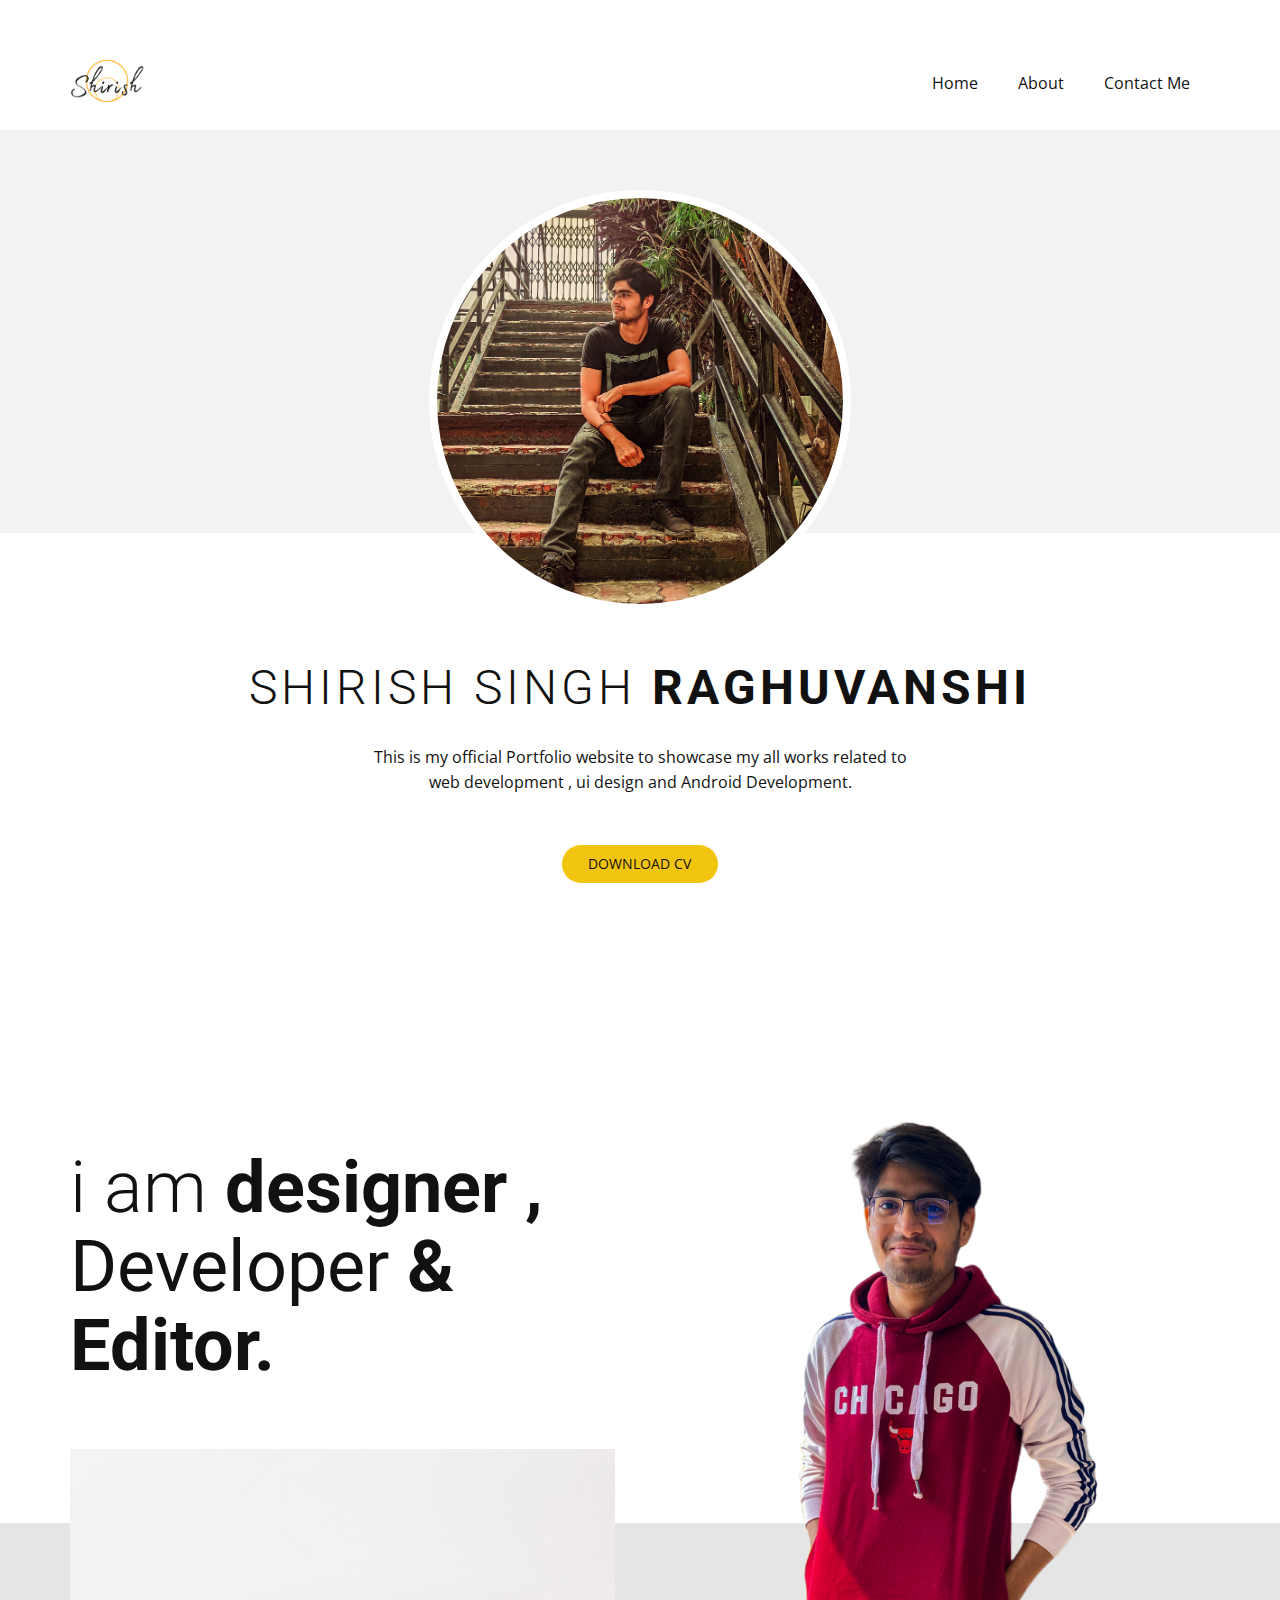
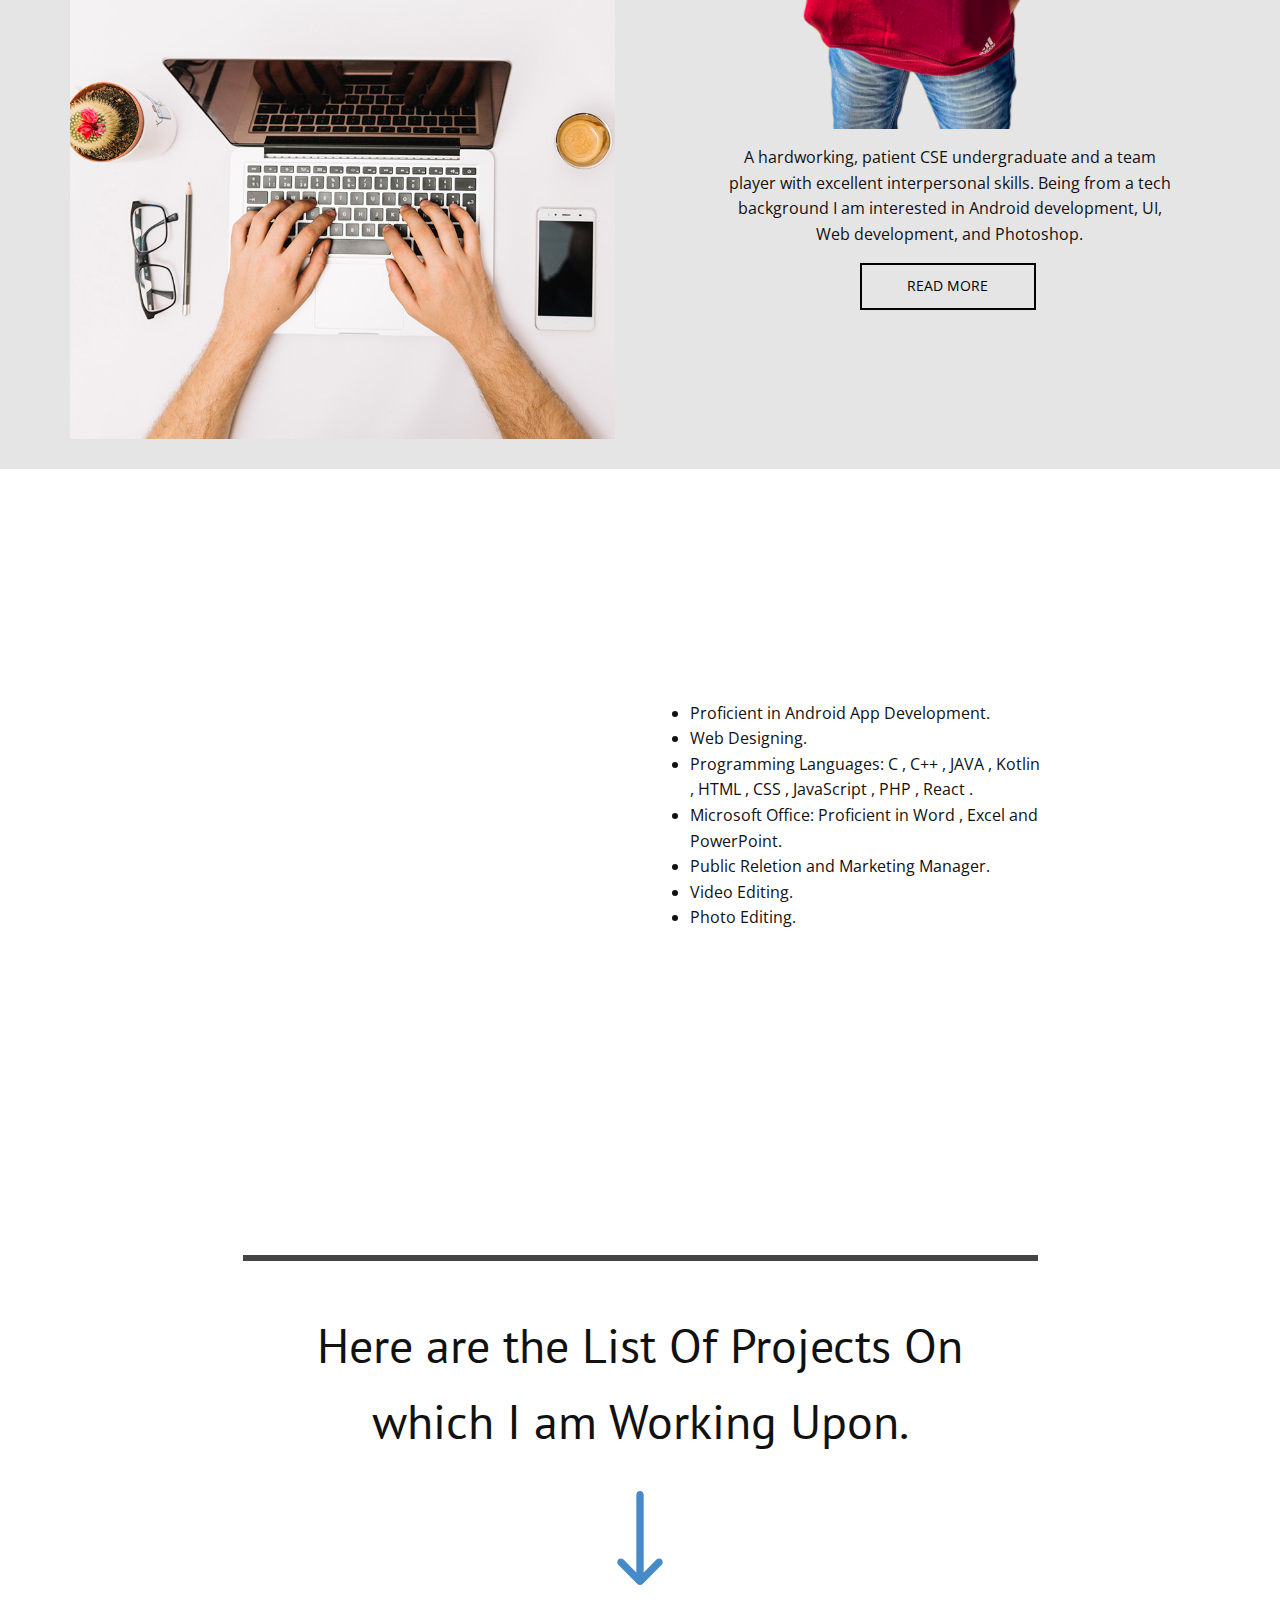
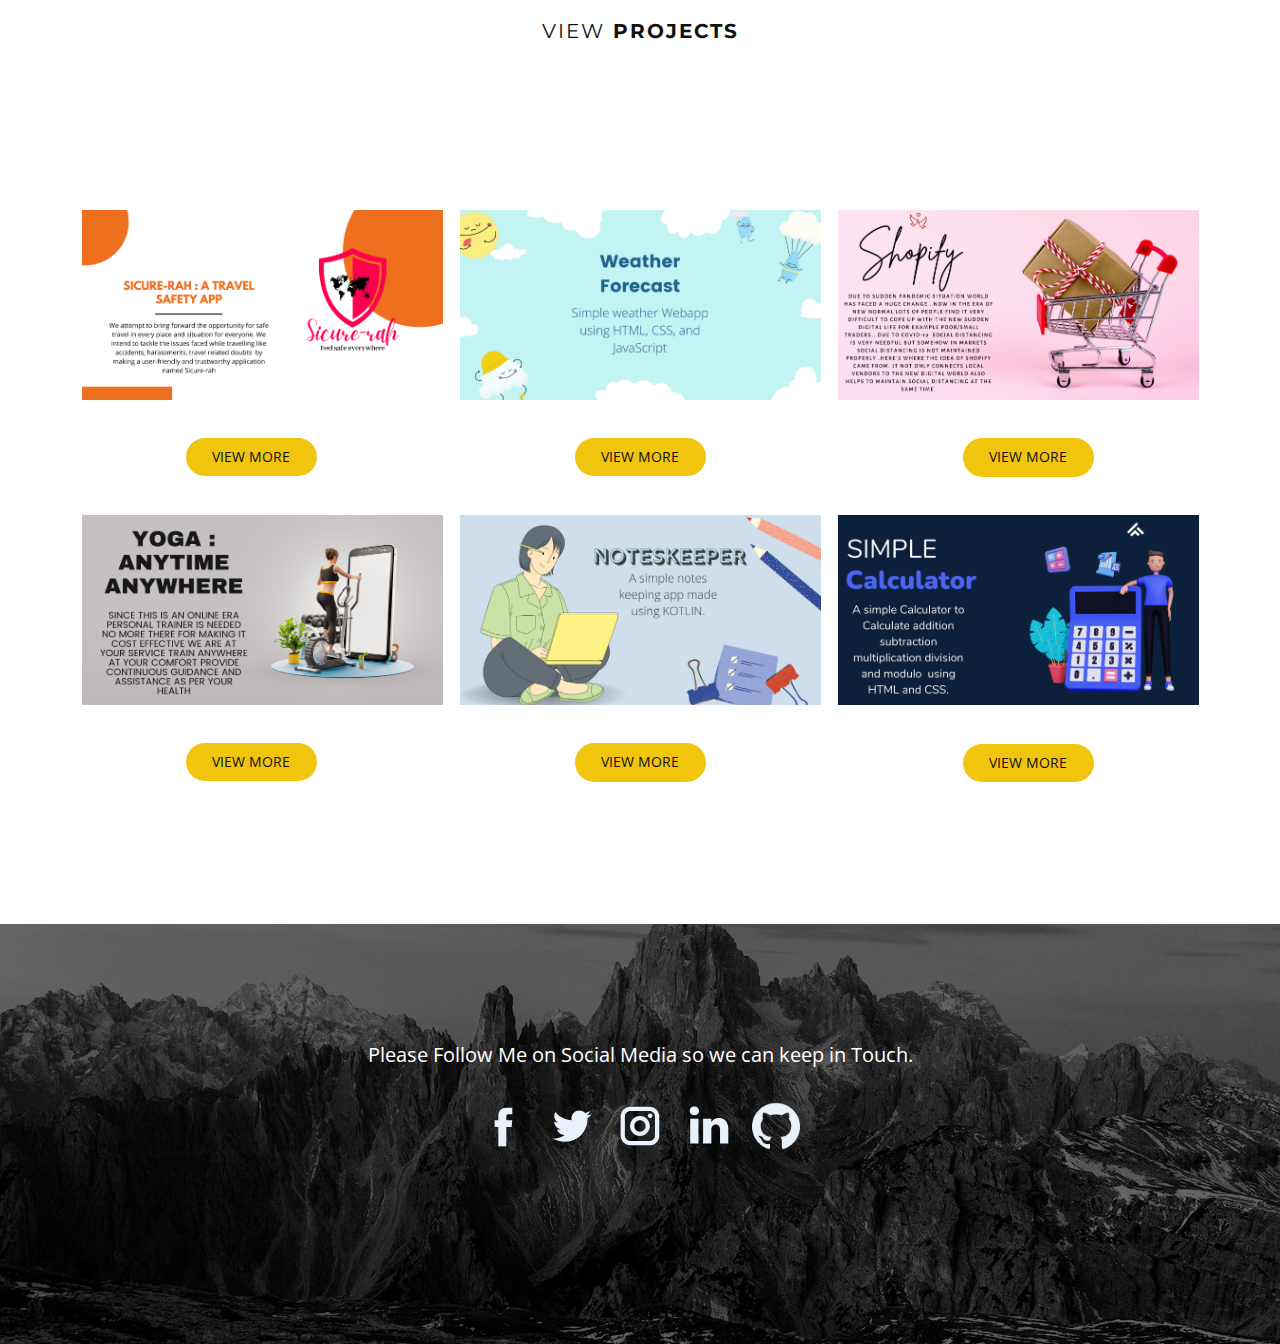
<file: index.html>
<!DOCTYPE html>
<html style="font-size: 16px;">
  <head>
    <meta name="viewport" content="width=device-width, initial-scale=1.0">
    <meta charset="utf-8">
    <meta name="keywords" content="Creative Portfolio, i am designer, webuilddigital, We design People Inspired Experiences that create positive change in people&amp;apos;s lives., Visual communication for brands and people">
    <meta name="description" content="">
    <title>Shirish Portfolio</title>
    <link rel="stylesheet" href="nicepage.css" media="screen">
<link rel="stylesheet" href="Shirish-Portfolio.css" media="screen">
    <script class="u-script" type="text/javascript" src="jquery.js" defer=""></script>
    <script class="u-script" type="text/javascript" src="nicepage.js" defer=""></script>
    <meta name="generator" content="Nicepage 4.12.21, nicepage.com">
    <link id="u-theme-google-font" rel="stylesheet" href="https://fonts.googleapis.com/css?family=Roboto:100,100i,300,300i,400,400i,500,500i,700,700i,900,900i|Open+Sans:300,300i,400,400i,500,500i,600,600i,700,700i,800,800i">
    <link id="u-page-google-font" rel="stylesheet" href="https://fonts.googleapis.com/css?family=PT+Sans:400,400i,700,700i|Montserrat:100,100i,200,200i,300,300i,400,400i,500,500i,600,600i,700,700i,800,800i,900,900i">
    
    
    
    
    
    
    
    
    <script type="application/ld+json">{
		"@context": "http://schema.org",
		"@type": "Organization",
		"name": "",
		"logo": "images/logo.png"
}</script>
    <meta name="theme-color" content="#478ac9">
    <meta property="og:title" content="Shirish Portfolio">
    <meta property="og:type" content="website">
  </head>
  <body data-home-page="Shirish-Portfolio.html" data-home-page-title="Shirish Portfolio" class="u-body u-xl-mode"><header class="u-clearfix u-header u-header" id="sec-c694"><div class="u-clearfix u-sheet u-sheet-1">
        <a href="https://nicepage.com" class="u-image u-logo u-image-1" data-image-width="1500" data-image-height="1500">
          <img src="images/logo.png" class="u-logo-image u-logo-image-1">
        </a>
        <nav class="u-menu u-menu-dropdown u-offcanvas u-menu-1">
          <div class="menu-collapse" style="font-size: 1rem; letter-spacing: 0px;">
            <a class="u-button-style u-custom-left-right-menu-spacing u-custom-padding-bottom u-custom-top-bottom-menu-spacing u-nav-link u-text-active-palette-1-base u-text-hover-palette-2-base" href="#">
              <svg class="u-svg-link" viewBox="0 0 24 24"><use xmlns:xlink="http://www.w3.org/1999/xlink" xlink:href="#menu-hamburger"></use></svg>
              <svg class="u-svg-content" version="1.1" id="menu-hamburger" viewBox="0 0 16 16" x="0px" y="0px" xmlns:xlink="http://www.w3.org/1999/xlink" xmlns="http://www.w3.org/2000/svg"><g><rect y="1" width="16" height="2"></rect><rect y="7" width="16" height="2"></rect><rect y="13" width="16" height="2"></rect>
</g></svg>
            </a>
          </div>
          <div class="u-custom-menu u-nav-container">
            <ul class="u-nav u-unstyled u-nav-1"><li class="u-nav-item"><a class="u-button-style u-nav-link u-text-active-palette-1-base u-text-hover-palette-2-base" href="https://shirishportfolio.nicepage.io/" style="padding: 10px 20px;">Home</a>
</li><li class="u-nav-item"><a class="u-button-style u-nav-link u-text-active-palette-1-base u-text-hover-palette-2-base" href="#" style="padding: 10px 20px;">About</a>
</li><li class="u-nav-item"><a class="u-button-style u-nav-link u-text-active-palette-1-base u-text-hover-palette-2-base" href="https://mail.google.com/mail/u/0/#inbox?compose=GTvVlcSGLrVmzJcBhgGCVMWGpFVNGvLjcLMNBhRbnVvTlzKXSMbTPMkTNGbHlnxpjwwGXXRZCDkdB" target="_blank" style="padding: 10px 20px;">Contact Me</a>
</li></ul>
          </div>
          <div class="u-custom-menu u-nav-container-collapse">
            <div class="u-black u-container-style u-inner-container-layout u-opacity u-opacity-95 u-sidenav">
              <div class="u-inner-container-layout u-sidenav-overflow">
                <div class="u-menu-close"></div>
                <ul class="u-align-center u-nav u-popupmenu-items u-unstyled u-nav-2"><li class="u-nav-item"><a class="u-button-style u-nav-link" href="https://shirishportfolio.nicepage.io/">Home</a>
</li><li class="u-nav-item"><a class="u-button-style u-nav-link" href="#">About</a>
</li><li class="u-nav-item"><a class="u-button-style u-nav-link" href="https://mail.google.com/mail/u/0/#inbox?compose=GTvVlcSGLrVmzJcBhgGCVMWGpFVNGvLjcLMNBhRbnVvTlzKXSMbTPMkTNGbHlnxpjwwGXXRZCDkdB" target="_blank">Contact Me</a>
</li></ul>
              </div>
            </div>
            <div class="u-black u-menu-overlay u-opacity u-opacity-70"></div>
          </div>
        </nav>
      </div></header>
    <section class="u-align-center u-clearfix u-section-1" id="carousel_a717">
      <div class="u-expanded-width u-grey-5 u-shape u-shape-rectangle u-shape-1"></div>
      <div alt="" class="u-border-8 u-border-white u-image u-image-circle u-image-1" data-image-width="900" data-image-height="1600"></div>
      <h2 class="u-text u-text-1">SHIRISH SINGH <span style="font-weight: 700;">RAGHUVANSHI</span>
      </h2>
      <p class="u-text u-text-2"> This is my official Portfolio website to showcase my all works related to<br>web development , ui design and Android Development.
      </p>
      <a href="https://drive.google.com/file/d/158zrqJfXr_rBgvo1zaF3HAZyrC2aCeum/view?usp=sharing" class="u-border-none u-btn u-btn-round u-button-style u-hover-palette-2-base u-palette-3-base u-radius-50 u-btn-1" target="_blank">DOWNLOAD CV</a>
    </section>
    <section class="u-clearfix u-grey-10 u-valign-middle-lg u-valign-middle-md u-valign-middle-sm u-section-2" id="sec-7c5b">
      <div class="u-expanded-width u-shape u-shape-rectangle u-white u-shape-1"></div>
      <div class="u-clearfix u-gutter-50 u-layout-wrap u-layout-wrap-1">
        <div class="u-layout">
          <div class="u-layout-row">
            <div class="u-container-style u-layout-cell u-left-cell u-size-30 u-layout-cell-1">
              <div class="u-container-layout u-valign-top u-container-layout-1">
                <h2 class="u-align-left u-text u-text-1">i am <span style="font-weight: 700;">designer , <span style="font-weight: 400;">Developer</span> &amp; Editor.
                  </span>
                </h2>
                <img src="images/a9dcc2d3-077b-4cbf-35f1-05a7ca2b6438.jpg" alt="" class="u-expanded-width u-image u-image-default u-image-1" data-image-width="1000" data-image-height="919">
              </div>
            </div>
            <div class="u-align-center u-container-style u-layout-cell u-right-cell u-size-30 u-layout-cell-2">
              <div class="u-container-layout u-container-layout-2">
                <img class="u-expanded-width u-image u-image-2" src="images/meimage.png" data-image-width="1500" data-image-height="1707">
                <p class="u-text u-text-2"> A hardworking, patient CSE undergraduate and a team player with excellent interpersonal skills. Being from a tech background I am interested in Android development, UI, Web development, and Photoshop.</p>
                <a href="https://www.linkedin.com/in/shirish-singh-raghuvanshi-79382off/" class="u-border-2 u-border-black u-btn u-button-style u-none u-btn-1" target="_blank">read more</a>
              </div>
            </div>
          </div>
        </div>
      </div>
    </section>
    <section class="u-clearfix u-white u-section-3" id="carousel_96a0">
      <div class="u-clearfix u-sheet u-valign-middle-lg u-valign-middle-md u-valign-middle-xl u-sheet-1">
        <div class="u-clearfix u-expanded-width u-layout-wrap u-layout-wrap-1">
          <div class="u-layout">
            <div class="u-layout-row">
              <div class="u-align-right u-container-style u-layout-cell u-size-30 u-layout-cell-1">
                <div class="u-container-layout u-container-layout-1">
                  
                  
                  </h1>
                </div>
              </div>
              <div class="u-align-left u-container-style u-layout-cell u-size-30 u-layout-cell-2">
                <div class="u-container-layout u-container-layout-2">
                  <ul class="u-text u-text-2">
                    <li>Proficient in Android App Development.<br>
                    </li>
                    <li>Web Designing.<br>
                    </li>
                    <li>Programming Languages: C , C++ , JAVA , Kotlin , HTML , CSS , JavaScript , PHP , React .<br>
                    </li>
                    <li>Microsoft Office: Proficient in Word , Excel and PowerPoint.<br>
                    </li>
                    <li>Public Reletion and Marketing Manager.<br>
                    </li>
                    <li>Video Editing.<br>
                    </li>
                    <li>Photo Editing.<br>
                    </li>
                  </ul>
                </div>
              </div>
            </div>
          </div>
        </div>
      </div>
    </section>
    <section class="u-clearfix u-section-4" id="carousel_9d5a">
      <div class="u-clearfix u-sheet u-sheet-1">
        <div class="u-border-6 u-border-grey-dark-1 u-line u-line-horizontal u-line-1"></div>
        <h2 class="u-align-center u-custom-font u-font-pt-sans u-text u-text-1">Here are the List Of Projects On which I am Working Upon.</h2><span class="u-icon u-icon-circle u-text-palette-1-base u-icon-1"><svg class="u-svg-link" preserveAspectRatio="xMidYMin slice" viewBox="0 0 512 512" style=""><use xmlns:xlink="http://www.w3.org/1999/xlink" xlink:href="#svg-d1ec"></use></svg><svg class="u-svg-content" viewBox="0 0 512 512" x="0px" y="0px" id="svg-d1ec" style="enable-background:new 0 0 512 512;"><g><g><path d="M374.108,373.328c-7.829-7.792-20.492-7.762-28.284,0.067L276,443.557V20c0-11.046-8.954-20-20-20    c-11.046,0-20,8.954-20,20v423.558l-69.824-70.164c-7.792-7.829-20.455-7.859-28.284-0.067c-7.83,7.793-7.859,20.456-0.068,28.285    l104,104.504c0.006,0.007,0.013,0.012,0.019,0.018c7.792,7.809,20.496,7.834,28.314,0.001c0.006-0.007,0.013-0.012,0.019-0.018    l104-104.504C381.966,393.785,381.939,381.121,374.108,373.328z"></path>
</g>
</g></svg></span>
        <h5 class="u-align-center u-custom-font u-font-montserrat u-text u-text-2">
          <span style="font-weight: 400;">view</span> Projects
        </h5>
      </div>
    </section>
    <section class="u-align-center u-clearfix u-white u-section-5" id="sec-9b76">
      <div class="u-clearfix u-sheet u-sheet-1">
        <div class="u-gallery u-layout-grid u-lightbox u-show-text-on-hover u-gallery-1">
          <div class="u-gallery-inner u-gallery-inner-1">
            <div class="u-effect-fade u-gallery-item">
              <div class="u-back-slide" data-image-width="1600" data-image-height="800">
                <img class="u-back-image u-expanded" src="images/SICURE.png">
              </div>
              <div class="u-over-slide u-shading u-over-slide-1">
                <h3 class="u-gallery-heading"></h3>
                <p class="u-gallery-text"></p>
              </div>
            </div>
            <div class="u-effect-fade u-gallery-item">
              <div class="u-back-slide" data-image-width="1600" data-image-height="800">
                <img class="u-back-image u-expanded" src="images/WEATHER.png">
              </div>
              <div class="u-over-slide u-shading u-over-slide-2">
                <h3 class="u-gallery-heading"></h3>
                <p class="u-gallery-text"></p>
              </div>
            </div>
            <div class="u-effect-fade u-gallery-item">
              <div class="u-back-slide" data-image-width="1600" data-image-height="800">
                <img class="u-back-image u-expanded" src="images/SHOPIFY.png">
              </div>
              <div class="u-over-slide u-shading u-over-slide-3">
                <h3 class="u-gallery-heading"></h3>
                <p class="u-gallery-text"></p>
              </div>
            </div>
          </div>
        </div>
        <a href="https://docs.google.com/presentation/d/1bDu_7WpEibGAs6QVGP3CIxjZsUvO6XJd/edit?usp=sharing&amp;ouid=106052150164762542264&amp;rtpof=true&amp;sd=true" class="u-border-none u-btn u-btn-round u-button-style u-hover-palette-2-base u-palette-3-base u-radius-50 u-btn-1" target="_blank"> VIEW MORE</a>
        <a href="https://shirish79382.github.io/weather_forecast_github.io/" class="u-border-none u-btn u-btn-round u-button-style u-hover-palette-2-base u-palette-3-base u-radius-50 u-btn-2" target="_blank"> VIEW MORE</a>
        <a href="https://docs.google.com/presentation/d/13M0BbLiOD5L0fEOtQnWHTyatV2j-gNiG/edit?usp=sharing&amp;ouid=106052150164762542264&amp;rtpof=true&amp;sd=true" class="u-border-none u-btn u-btn-round u-button-style u-hover-palette-2-base u-palette-3-base u-radius-50 u-btn-3" target="_blank"> VIEW MORE</a>
        <div class="u-gallery u-layout-grid u-lightbox u-show-text-on-hover u-gallery-2">
          <div class="u-gallery-inner u-gallery-inner-2">
            <div class="u-effect-fade u-gallery-item">
              <div class="u-back-slide" data-image-width="3600" data-image-height="1884">
                <img class="u-back-image u-expanded" src="images/YOGA.png">
              </div>
              <div class="u-over-slide u-shading u-over-slide-4">
                <h3 class="u-gallery-heading"></h3>
                <p class="u-gallery-text"></p>
              </div>
            </div>
            <div class="u-effect-fade u-gallery-item">
              <div class="u-back-slide" data-image-width="3360" data-image-height="1890">
                <img class="u-back-image u-expanded" src="images/NOTES.png">
              </div>
              <div class="u-over-slide u-shading u-over-slide-5">
                <h3 class="u-gallery-heading"></h3>
                <p class="u-gallery-text"></p>
              </div>
            </div>
            <div class="u-effect-fade u-gallery-item">
              <div class="u-back-slide" data-image-width="6912" data-image-height="3456">
                <img class="u-back-image u-expanded" src="images/CALC.png">
              </div>
              <div class="u-over-slide u-shading u-over-slide-6">
                <h3 class="u-gallery-heading"></h3>
                <p class="u-gallery-text"></p>
              </div>
            </div>
          </div>
        </div>
        <a href="#" class="u-border-none u-btn u-btn-round u-button-style u-hover-palette-2-base u-palette-3-base u-radius-50 u-btn-4" target="_blank"> VIEW MORE</a>
        <a href="https://github.com/shirish79382/Reading_Zone" class="u-border-none u-btn u-btn-round u-button-style u-hover-palette-2-base u-palette-3-base u-radius-50 u-btn-5" target="_blank"> VIEW MORE</a>
        <a href="https://shirish79382.github.io/javascript_calculator.github.io/" class="u-border-none u-btn u-btn-round u-button-style u-hover-palette-2-base u-palette-3-base u-radius-50 u-btn-6" target="_blank"> VIEW MORE</a>
        <div class="u-effect-fade u-gallery-item u-gallery-item-7">
          <div class="u-back-slide" data-image-width="6912" data-image-height="3456">
            <img class="u-back-image u-expanded" src="images/CALC.png">
          </div>
          <div class="u-over-slide u-shading u-over-slide-7">
            <h3 class="u-gallery-heading"></h3>
            <p class="u-gallery-text"></p>
          </div>
        </div>
      </div>
    </section>
    <section class="u-align-center u-clearfix u-section-6" id="sec-24e0">
      <div class="u-align-left u-clearfix u-sheet u-sheet-1"></div>
    </section>
    <section class="u-align-center u-clearfix u-image u-shading u-section-7" data-image-width="1980" data-image-height="806" id="sec-77fd">
      <div class="u-clearfix u-sheet u-sheet-1">
        <p class="u-large-text u-text u-text-variant u-text-1">Please&nbsp;Follow Me&nbsp;on&nbsp;Social Media&nbsp;so we can keep in Touch.</p>
        <div class="u-social-icons u-spacing-20 u-social-icons-1">
          <a class="u-social-url" target="_blank" href="https://www.facebook.com/shirish.singh.311" title="facebook"><span class="u-icon u-icon-circle u-social-facebook u-social-icon u-text-palette-1-light-3 u-icon-1"><svg class="u-svg-link" preserveAspectRatio="xMidYMin slice" viewBox="0 0 112 112" style=""><use xmlns:xlink="http://www.w3.org/1999/xlink" xlink:href="#svg-2cb5"></use></svg><svg xmlns="http://www.w3.org/2000/svg" xmlns:xlink="http://www.w3.org/1999/xlink" version="1.1" xml:space="preserve" class="u-svg-content" viewBox="0 0 112 112" x="0px" y="0px" id="svg-2cb5"><path d="M75.5,28.8H65.4c-1.5,0-4,0.9-4,4.3v9.4h13.9l-1.5,15.8H61.4v45.1H42.8V58.3h-8.8V42.4h8.8V32.2 c0-7.4,3.4-18.8,18.8-18.8h13.8v15.4H75.5z"></path></svg>
          
          
        </span>
          </a>
          <a class="u-social-url" target="_blank" href="https://twitter.com/ShirishSingh_21" title="twitter"><span class="u-icon u-icon-circle u-social-icon u-social-twitter u-text-palette-1-light-3 u-icon-2"><svg class="u-svg-link" preserveAspectRatio="xMidYMin slice" viewBox="0 0 112 112" style=""><use xmlns:xlink="http://www.w3.org/1999/xlink" xlink:href="#svg-6bbf"></use></svg><svg xmlns="http://www.w3.org/2000/svg" xmlns:xlink="http://www.w3.org/1999/xlink" version="1.1" xml:space="preserve" class="u-svg-content" viewBox="0 0 112 112" x="0px" y="0px" id="svg-6bbf"><path d="M92.2,38.2c0,0.8,0,1.6,0,2.3c0,24.3-18.6,52.4-52.6,52.4c-10.6,0.1-20.2-2.9-28.5-8.2 c1.4,0.2,2.9,0.2,4.4,0.2c8.7,0,16.7-2.9,23-7.9c-8.1-0.2-14.9-5.5-17.3-12.8c1.1,0.2,2.4,0.2,3.4,0.2c1.6,0,3.3-0.2,4.8-0.7 c-8.4-1.6-14.9-9.2-14.9-18c0-0.2,0-0.2,0-0.2c2.5,1.4,5.4,2.2,8.4,2.3c-5-3.3-8.3-8.9-8.3-15.4c0-3.4,1-6.5,2.5-9.2 c9.1,11.1,22.7,18.5,38,19.2c-0.2-1.4-0.4-2.8-0.4-4.3c0.1-10,8.3-18.2,18.5-18.2c5.4,0,10.1,2.2,13.5,5.7c4.3-0.8,8.1-2.3,11.7-4.5 c-1.4,4.3-4.3,7.9-8.1,10.1c3.7-0.4,7.3-1.4,10.6-2.9C98.9,32.3,95.7,35.5,92.2,38.2z"></path></svg>
          
          
        </span>
          </a>
          <a class="u-social-url" target="_blank" href="https://www.instagram.com/shirish_7_9_3_8_2__official/?utm_medium=copy_link" title="instagram"><span class="u-icon u-icon-circle u-social-icon u-social-instagram u-text-palette-1-light-3 u-icon-3"><svg class="u-svg-link" preserveAspectRatio="xMidYMin slice" viewBox="0 0 112 112" style=""><use xmlns:xlink="http://www.w3.org/1999/xlink" xlink:href="#svg-a970"></use></svg><svg xmlns="http://www.w3.org/2000/svg" xmlns:xlink="http://www.w3.org/1999/xlink" version="1.1" xml:space="preserve" class="u-svg-content" viewBox="0 0 112 112" x="0px" y="0px" id="svg-a970"><path d="M55.9,32.9c-12.8,0-23.2,10.4-23.2,23.2s10.4,23.2,23.2,23.2s23.2-10.4,23.2-23.2S68.7,32.9,55.9,32.9z M55.9,69.4c-7.4,0-13.3-6-13.3-13.3c-0.1-7.4,6-13.3,13.3-13.3s13.3,6,13.3,13.3C69.3,63.5,63.3,69.4,55.9,69.4z"></path><path d="M79.7,26.8c-3,0-5.4,2.5-5.4,5.4s2.5,5.4,5.4,5.4c3,0,5.4-2.5,5.4-5.4S82.7,26.8,79.7,26.8z"></path><path d="M78.2,11H33.5C21,11,10.8,21.3,10.8,33.7v44.7c0,12.6,10.2,22.8,22.7,22.8h44.7c12.6,0,22.7-10.2,22.7-22.7 V33.7C100.8,21.1,90.6,11,78.2,11z M91,78.4c0,7.1-5.8,12.8-12.8,12.8H33.5c-7.1,0-12.8-5.8-12.8-12.8V33.7 c0-7.1,5.8-12.8,12.8-12.8h44.7c7.1,0,12.8,5.8,12.8,12.8V78.4z"></path></svg>
          
          
        </span>
          </a>
          <a class="u-social-url" target="_blank" href="https://www.linkedin.com/in/shirish-singh-raghuvanshi-79382off/" title="linkedin"><span class="u-icon u-icon-circle u-social-icon u-social-linkedin u-text-palette-1-light-3 u-icon-4"><svg class="u-svg-link" preserveAspectRatio="xMidYMin slice" viewBox="0 0 112 112" style=""><use xmlns:xlink="http://www.w3.org/1999/xlink" xlink:href="#svg-f2b5"></use></svg><svg xmlns="http://www.w3.org/2000/svg" xmlns:xlink="http://www.w3.org/1999/xlink" version="1.1" xml:space="preserve" class="u-svg-content" viewBox="0 0 112 112" x="0px" y="0px" id="svg-f2b5"><path d="M33.8,96.8H14.5v-58h19.3V96.8z M24.1,30.9L24.1,30.9c-6.6,0-10.8-4.5-10.8-10.1c0-5.8,4.3-10.1,10.9-10.1 S34.9,15,35.1,20.8C35.1,26.4,30.8,30.9,24.1,30.9z M103.3,96.8H84.1v-31c0-7.8-2.7-13.1-9.8-13.1c-5.3,0-8.5,3.6-9.9,7.1 c-0.6,1.3-0.6,3-0.6,4.8V97H44.5c0,0,0.3-52.6,0-58h19.3v8.2c2.6-3.9,7.2-9.6,17.4-9.6c12.7,0,22.2,8.4,22.2,26.1V96.8z"></path></svg>
          
          
        </span>
          </a>
          <a class="u-social-url" target="_blank" href="https://github.com/shirish79382" title="github"><span class="u-file-icon u-icon u-social-icon u-social-pinterest u-text-palette-1-light-3 u-icon-5"><img src="images/5.png" alt=""></span>
          </a>
        </div>
      </div>
    </section>
    
    
    
  
  </body>
</html>
</file>
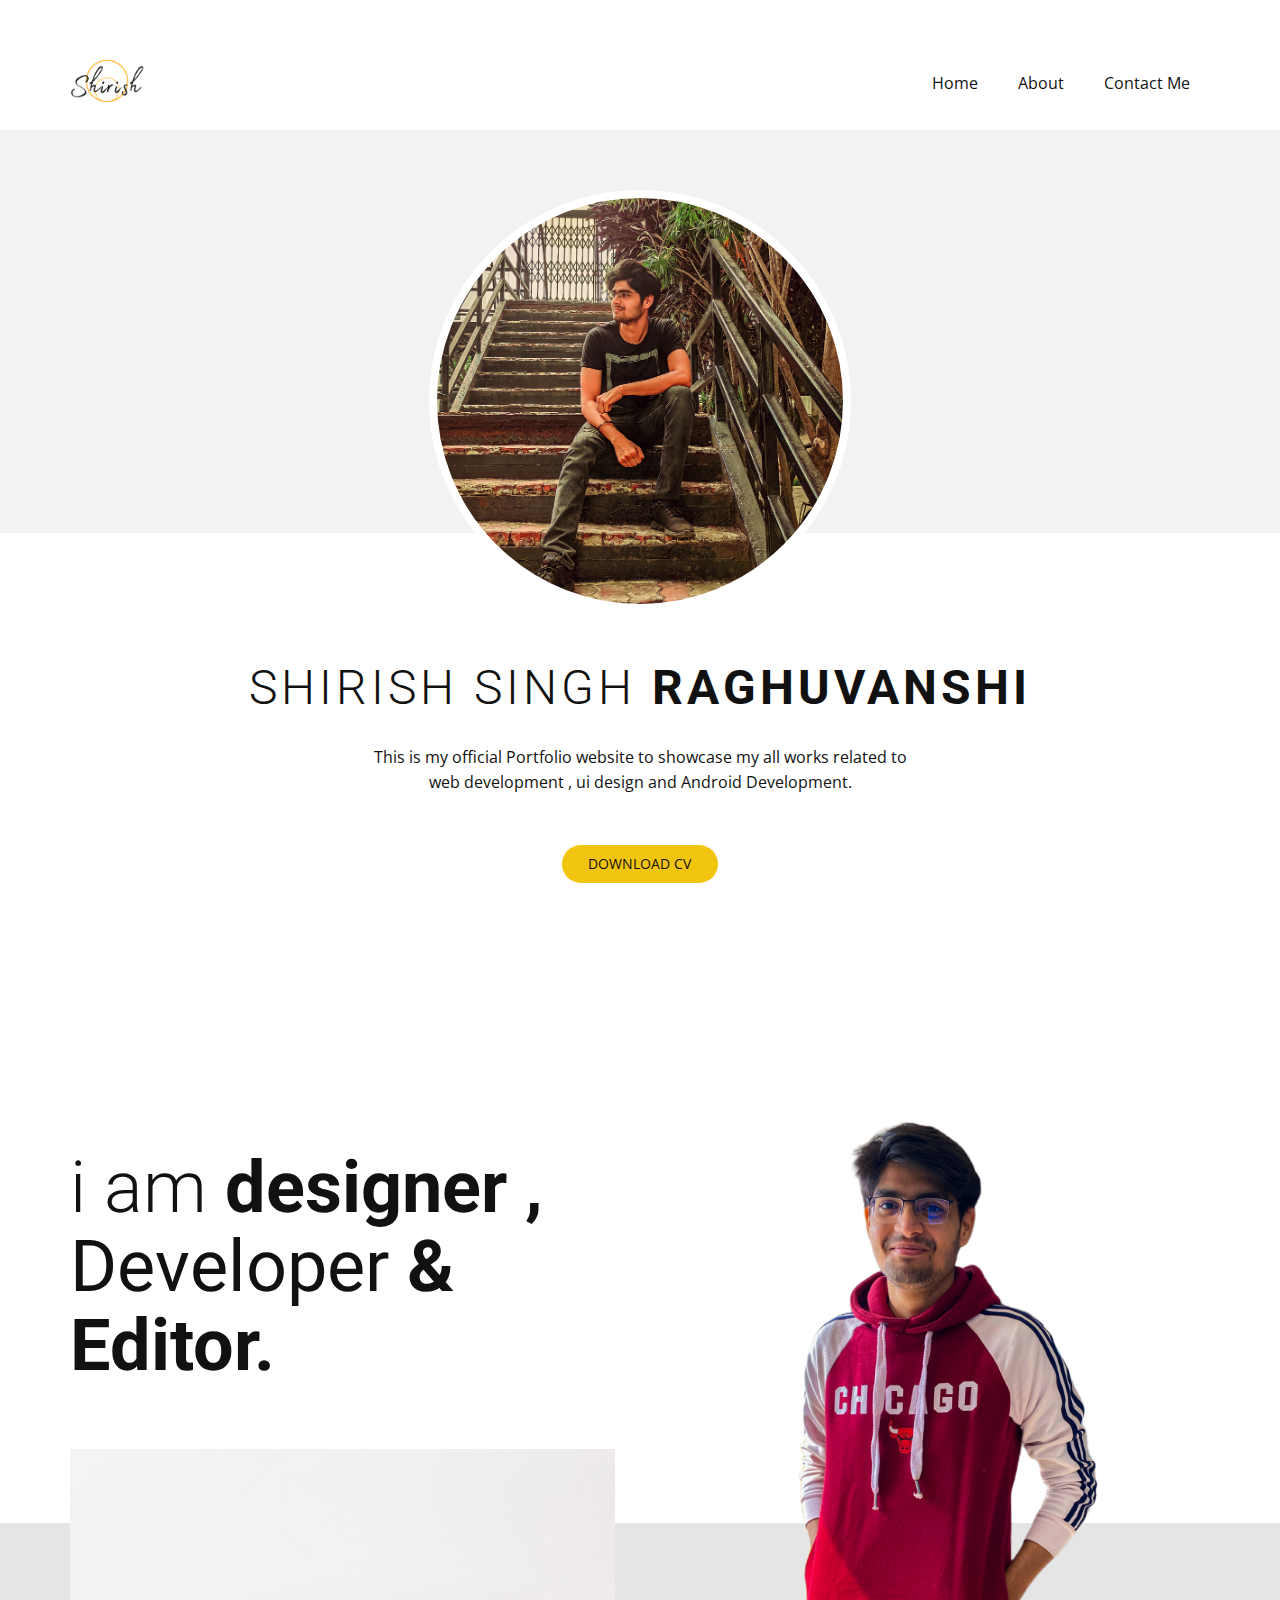
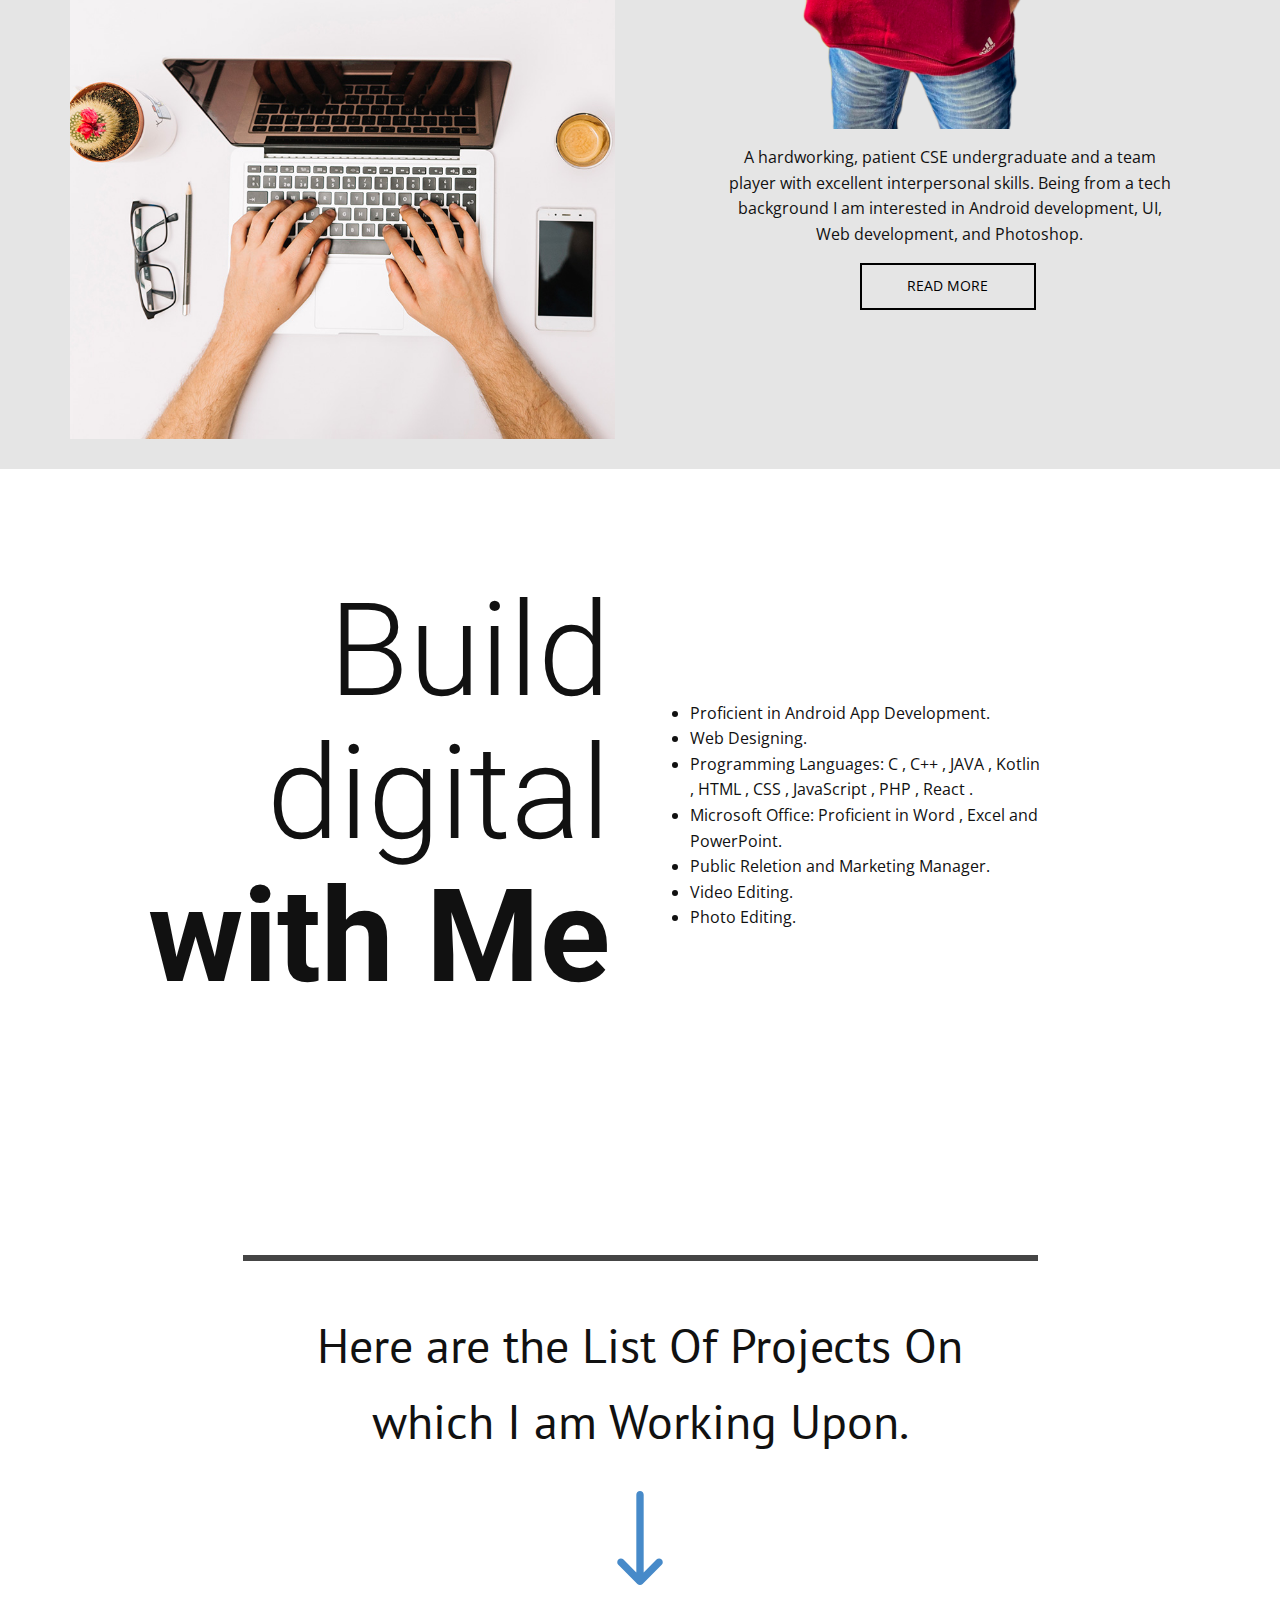
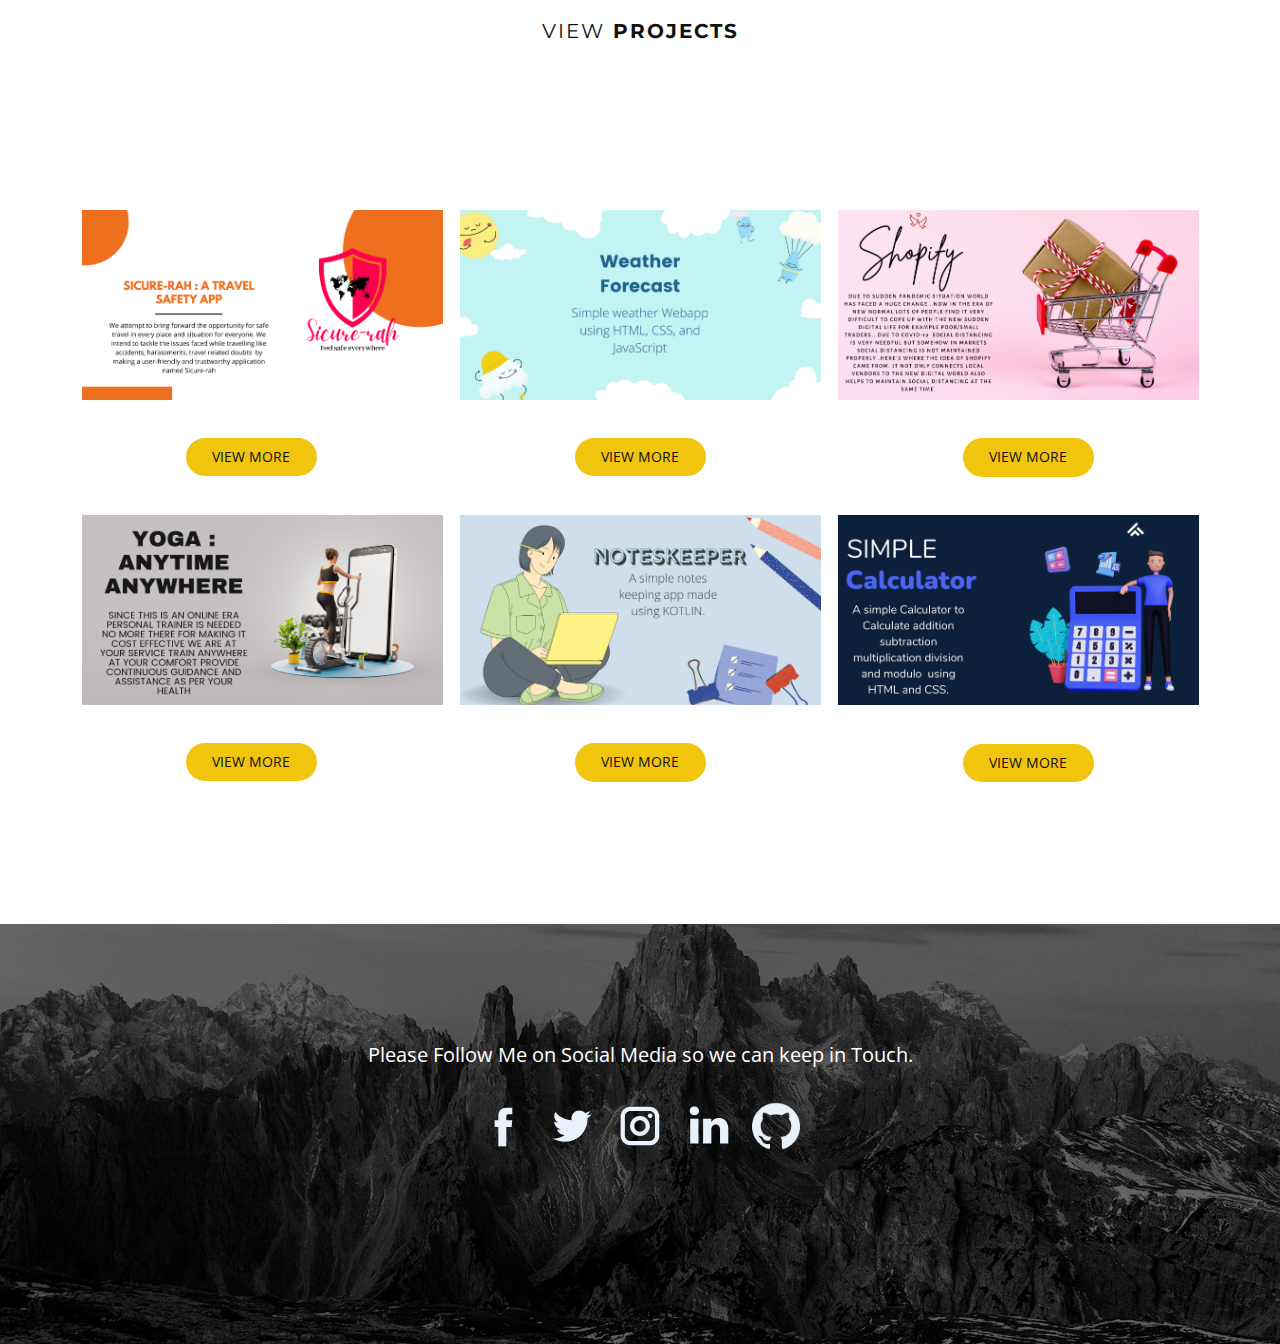
<file: Shirish-Portfolio.html>
<!DOCTYPE html>
<html style="font-size: 16px;">
  <head>
    <meta name="viewport" content="width=device-width, initial-scale=1.0">
    <meta charset="utf-8">
    <meta name="keywords" content="Creative Portfolio, i am designer, webuilddigital, We design People Inspired Experiences that create positive change in people&amp;apos;s lives., Visual communication for brands and people">
    <meta name="description" content="">
    <title>Shirish Portfolio</title>
    <link rel="stylesheet" href="nicepage.css" media="screen">
<link rel="stylesheet" href="Shirish-Portfolio.css" media="screen">
    <script class="u-script" type="text/javascript" src="jquery.js" defer=""></script>
    <script class="u-script" type="text/javascript" src="nicepage.js" defer=""></script>
    <meta name="generator" content="Nicepage 4.12.21, nicepage.com">
    <link id="u-theme-google-font" rel="stylesheet" href="https://fonts.googleapis.com/css?family=Roboto:100,100i,300,300i,400,400i,500,500i,700,700i,900,900i|Open+Sans:300,300i,400,400i,500,500i,600,600i,700,700i,800,800i">
    <link id="u-page-google-font" rel="stylesheet" href="https://fonts.googleapis.com/css?family=PT+Sans:400,400i,700,700i|Montserrat:100,100i,200,200i,300,300i,400,400i,500,500i,600,600i,700,700i,800,800i,900,900i">
    
    
    
    
    
    
    
    
    <script type="application/ld+json">{
		"@context": "http://schema.org",
		"@type": "Organization",
		"name": "",
		"logo": "images/logo.png"
}</script>
    <meta name="theme-color" content="#478ac9">
    <meta property="og:title" content="Shirish Portfolio">
    <meta property="og:type" content="website">
  </head>
  <body class="u-body u-xl-mode"><header class="u-clearfix u-header u-header" id="sec-c694"><div class="u-clearfix u-sheet u-sheet-1">
        <a href="https://nicepage.com" class="u-image u-logo u-image-1" data-image-width="1500" data-image-height="1500">
          <img src="images/logo.png" class="u-logo-image u-logo-image-1">
        </a>
        <nav class="u-menu u-menu-dropdown u-offcanvas u-menu-1">
          <div class="menu-collapse" style="font-size: 1rem; letter-spacing: 0px;">
            <a class="u-button-style u-custom-left-right-menu-spacing u-custom-padding-bottom u-custom-top-bottom-menu-spacing u-nav-link u-text-active-palette-1-base u-text-hover-palette-2-base" href="#">
              <svg class="u-svg-link" viewBox="0 0 24 24"><use xmlns:xlink="http://www.w3.org/1999/xlink" xlink:href="#menu-hamburger"></use></svg>
              <svg class="u-svg-content" version="1.1" id="menu-hamburger" viewBox="0 0 16 16" x="0px" y="0px" xmlns:xlink="http://www.w3.org/1999/xlink" xmlns="http://www.w3.org/2000/svg"><g><rect y="1" width="16" height="2"></rect><rect y="7" width="16" height="2"></rect><rect y="13" width="16" height="2"></rect>
</g></svg>
            </a>
          </div>
          <div class="u-custom-menu u-nav-container">
            <ul class="u-nav u-unstyled u-nav-1"><li class="u-nav-item"><a class="u-button-style u-nav-link u-text-active-palette-1-base u-text-hover-palette-2-base" href="https://shirishportfolio.nicepage.io/" style="padding: 10px 20px;">Home</a>
</li><li class="u-nav-item"><a class="u-button-style u-nav-link u-text-active-palette-1-base u-text-hover-palette-2-base" href="About.html" style="padding: 10px 20px;">About</a>
</li><li class="u-nav-item"><a class="u-button-style u-nav-link u-text-active-palette-1-base u-text-hover-palette-2-base" href="https://mail.google.com/mail/u/0/#inbox?compose=GTvVlcSGLrVmzJcBhgGCVMWGpFVNGvLjcLMNBhRbnVvTlzKXSMbTPMkTNGbHlnxpjwwGXXRZCDkdB" target="_blank" style="padding: 10px 20px;">Contact Me</a>
</li></ul>
          </div>
          <div class="u-custom-menu u-nav-container-collapse">
            <div class="u-black u-container-style u-inner-container-layout u-opacity u-opacity-95 u-sidenav">
              <div class="u-inner-container-layout u-sidenav-overflow">
                <div class="u-menu-close"></div>
                <ul class="u-align-center u-nav u-popupmenu-items u-unstyled u-nav-2"><li class="u-nav-item"><a class="u-button-style u-nav-link" href="https://shirishportfolio.nicepage.io/">Home</a>
</li><li class="u-nav-item"><a class="u-button-style u-nav-link" href="#">About</a>
</li><li class="u-nav-item"><a class="u-button-style u-nav-link" href="https://mail.google.com/mail/u/0/#inbox?compose=GTvVlcSGLrVmzJcBhgGCVMWGpFVNGvLjcLMNBhRbnVvTlzKXSMbTPMkTNGbHlnxpjwwGXXRZCDkdB" target="_blank">Contact Me</a>
</li></ul>
              </div>
            </div>
            <div class="u-black u-menu-overlay u-opacity u-opacity-70"></div>
          </div>
        </nav>
      </div></header>
    <section class="u-align-center u-clearfix u-section-1" id="carousel_a717">
      <div class="u-expanded-width u-grey-5 u-shape u-shape-rectangle u-shape-1"></div>
      <div alt="" class="u-border-8 u-border-white u-image u-image-circle u-image-1" data-image-width="900" data-image-height="1600"></div>
      <h2 class="u-text u-text-1">SHIRISH SINGH <span style="font-weight: 700;">RAGHUVANSHI</span>
      </h2>
      <p class="u-text u-text-2"> This is my official Portfolio website to showcase my all works related to<br>web development , ui design and Android Development.
      </p>
      <a href="https://drive.google.com/file/d/158zrqJfXr_rBgvo1zaF3HAZyrC2aCeum/view?usp=sharing" class="u-border-none u-btn u-btn-round u-button-style u-hover-palette-2-base u-palette-3-base u-radius-50 u-btn-1" target="_blank">DOWNLOAD CV</a>
    </section>
    <section class="u-clearfix u-grey-10 u-valign-middle-lg u-valign-middle-md u-valign-middle-sm u-section-2" id="sec-7c5b">
      <div class="u-expanded-width u-shape u-shape-rectangle u-white u-shape-1"></div>
      <div class="u-clearfix u-gutter-50 u-layout-wrap u-layout-wrap-1">
        <div class="u-layout">
          <div class="u-layout-row">
            <div class="u-container-style u-layout-cell u-left-cell u-size-30 u-layout-cell-1">
              <div class="u-container-layout u-valign-top u-container-layout-1">
                <h2 class="u-align-left u-text u-text-1">i am <span style="font-weight: 700;">designer , <span style="font-weight: 400;">Developer</span> &amp; Editor.
                  </span>
                </h2>
                <img src="images/a9dcc2d3-077b-4cbf-35f1-05a7ca2b6438.jpg" alt="" class="u-expanded-width u-image u-image-default u-image-1" data-image-width="1000" data-image-height="919">
              </div>
            </div>
            <div class="u-align-center u-container-style u-layout-cell u-right-cell u-size-30 u-layout-cell-2">
              <div class="u-container-layout u-container-layout-2">
                <img class="u-expanded-width u-image u-image-2" src="images/meimage.png" data-image-width="1500" data-image-height="1707">
                <p class="u-text u-text-2"> A hardworking, patient CSE undergraduate and a team player with excellent interpersonal skills. Being from a tech background I am interested in Android development, UI, Web development, and Photoshop.</p>
                <a href="https://www.linkedin.com/in/shirish-singh-raghuvanshi-79382off/" class="u-border-2 u-border-black u-btn u-button-style u-none u-btn-1" target="_blank">read more</a>
              </div>
            </div>
          </div>
        </div>
      </div>
    </section>
    <section class="u-clearfix u-white u-section-3" id="carousel_96a0">
      <div class="u-clearfix u-sheet u-valign-middle-lg u-valign-middle-md u-valign-middle-xl u-sheet-1">
        <div class="u-clearfix u-expanded-width u-layout-wrap u-layout-wrap-1">
          <div class="u-layout">
            <div class="u-layout-row">
              <div class="u-align-right u-container-style u-layout-cell u-size-30 u-layout-cell-1">
                <div class="u-container-layout u-container-layout-1">
                  <h1 class="u-text u-text-1">Build<br>digital<br>
                    <span style="font-weight: 700;">with Me</span>
                  </h1>
                </div>
              </div>
              <div class="u-align-left u-container-style u-layout-cell u-size-30 u-layout-cell-2">
                <div class="u-container-layout u-container-layout-2">
                  <ul class="u-text u-text-2">
                    <li>Proficient in Android App Development.<br>
                    </li>
                    <li>Web Designing.<br>
                    </li>
                    <li>Programming Languages: C , C++ , JAVA , Kotlin , HTML , CSS , JavaScript , PHP , React .<br>
                    </li>
                    <li>Microsoft Office: Proficient in Word , Excel and PowerPoint.<br>
                    </li>
                    <li>Public Reletion and Marketing Manager.<br>
                    </li>
                    <li>Video Editing.<br>
                    </li>
                    <li>Photo Editing.<br>
                    </li>
                  </ul>
                </div>
              </div>
            </div>
          </div>
        </div>
      </div>
    </section>
    <section class="u-clearfix u-section-4" id="carousel_9d5a">
      <div class="u-clearfix u-sheet u-sheet-1">
        <div class="u-border-6 u-border-grey-dark-1 u-line u-line-horizontal u-line-1"></div>
        <h2 class="u-align-center u-custom-font u-font-pt-sans u-text u-text-1">Here are the List Of Projects On which I am Working Upon.</h2><span class="u-icon u-icon-circle u-text-palette-1-base u-icon-1"><svg class="u-svg-link" preserveAspectRatio="xMidYMin slice" viewBox="0 0 512 512" style=""><use xmlns:xlink="http://www.w3.org/1999/xlink" xlink:href="#svg-d1ec"></use></svg><svg class="u-svg-content" viewBox="0 0 512 512" x="0px" y="0px" id="svg-d1ec" style="enable-background:new 0 0 512 512;"><g><g><path d="M374.108,373.328c-7.829-7.792-20.492-7.762-28.284,0.067L276,443.557V20c0-11.046-8.954-20-20-20    c-11.046,0-20,8.954-20,20v423.558l-69.824-70.164c-7.792-7.829-20.455-7.859-28.284-0.067c-7.83,7.793-7.859,20.456-0.068,28.285    l104,104.504c0.006,0.007,0.013,0.012,0.019,0.018c7.792,7.809,20.496,7.834,28.314,0.001c0.006-0.007,0.013-0.012,0.019-0.018    l104-104.504C381.966,393.785,381.939,381.121,374.108,373.328z"></path>
</g>
</g></svg></span>
        <h5 class="u-align-center u-custom-font u-font-montserrat u-text u-text-2">
          <span style="font-weight: 400;">view</span> Projects
        </h5>
      </div>
    </section>
    <section class="u-align-center u-clearfix u-white u-section-5" id="sec-9b76">
      <div class="u-clearfix u-sheet u-sheet-1">
        <div class="u-gallery u-layout-grid u-lightbox u-show-text-on-hover u-gallery-1">
          <div class="u-gallery-inner u-gallery-inner-1">
            <div class="u-effect-fade u-gallery-item">
              <div class="u-back-slide" data-image-width="1600" data-image-height="800">
                <img class="u-back-image u-expanded" src="images/SICURE.png">
              </div>
              <div class="u-over-slide u-shading u-over-slide-1">
                <h3 class="u-gallery-heading"></h3>
                <p class="u-gallery-text"></p>
              </div>
            </div>
            <div class="u-effect-fade u-gallery-item">
              <div class="u-back-slide" data-image-width="1600" data-image-height="800">
                <img class="u-back-image u-expanded" src="images/WEATHER.png">
              </div>
              <div class="u-over-slide u-shading u-over-slide-2">
                <h3 class="u-gallery-heading"></h3>
                <p class="u-gallery-text"></p>
              </div>
            </div>
            <div class="u-effect-fade u-gallery-item">
              <div class="u-back-slide" data-image-width="1600" data-image-height="800">
                <img class="u-back-image u-expanded" src="images/SHOPIFY.png">
              </div>
              <div class="u-over-slide u-shading u-over-slide-3">
                <h3 class="u-gallery-heading"></h3>
                <p class="u-gallery-text"></p>
              </div>
            </div>
          </div>
        </div>
        <a href="https://docs.google.com/presentation/d/1bDu_7WpEibGAs6QVGP3CIxjZsUvO6XJd/edit?usp=sharing&amp;ouid=106052150164762542264&amp;rtpof=true&amp;sd=true" class="u-border-none u-btn u-btn-round u-button-style u-hover-palette-2-base u-palette-3-base u-radius-50 u-btn-1" target="_blank"> VIEW MORE</a>
        <a href="https://shirish79382.github.io/weather_forecast_github.io/" class="u-border-none u-btn u-btn-round u-button-style u-hover-palette-2-base u-palette-3-base u-radius-50 u-btn-2" target="_blank"> VIEW MORE</a>
        <a href="https://docs.google.com/presentation/d/13M0BbLiOD5L0fEOtQnWHTyatV2j-gNiG/edit?usp=sharing&amp;ouid=106052150164762542264&amp;rtpof=true&amp;sd=true" class="u-border-none u-btn u-btn-round u-button-style u-hover-palette-2-base u-palette-3-base u-radius-50 u-btn-3" target="_blank"> VIEW MORE</a>
        <div class="u-gallery u-layout-grid u-lightbox u-show-text-on-hover u-gallery-2">
          <div class="u-gallery-inner u-gallery-inner-2">
            <div class="u-effect-fade u-gallery-item">
              <div class="u-back-slide" data-image-width="3600" data-image-height="1884">
                <img class="u-back-image u-expanded" src="images/YOGA.png">
              </div>
              <div class="u-over-slide u-shading u-over-slide-4">
                <h3 class="u-gallery-heading"></h3>
                <p class="u-gallery-text"></p>
              </div>
            </div>
            <div class="u-effect-fade u-gallery-item">
              <div class="u-back-slide" data-image-width="3360" data-image-height="1890">
                <img class="u-back-image u-expanded" src="images/NOTES.png">
              </div>
              <div class="u-over-slide u-shading u-over-slide-5">
                <h3 class="u-gallery-heading"></h3>
                <p class="u-gallery-text"></p>
              </div>
            </div>
            <div class="u-effect-fade u-gallery-item">
              <div class="u-back-slide" data-image-width="6912" data-image-height="3456">
                <img class="u-back-image u-expanded" src="images/CALC.png">
              </div>
              <div class="u-over-slide u-shading u-over-slide-6">
                <h3 class="u-gallery-heading"></h3>
                <p class="u-gallery-text"></p>
              </div>
            </div>
          </div>
        </div>
        <a href="#" class="u-border-none u-btn u-btn-round u-button-style u-hover-palette-2-base u-palette-3-base u-radius-50 u-btn-4" target="_blank"> VIEW MORE</a>
        <a href="https://github.com/shirish79382/Reading_Zone" class="u-border-none u-btn u-btn-round u-button-style u-hover-palette-2-base u-palette-3-base u-radius-50 u-btn-5" target="_blank"> VIEW MORE</a>
        <a href="https://shirish79382.github.io/javascript_calculator.github.io/" class="u-border-none u-btn u-btn-round u-button-style u-hover-palette-2-base u-palette-3-base u-radius-50 u-btn-6" target="_blank"> VIEW MORE</a>
        <div class="u-effect-fade u-gallery-item u-gallery-item-7">
          <div class="u-back-slide" data-image-width="6912" data-image-height="3456">
            <img class="u-back-image u-expanded" src="images/CALC.png">
          </div>
          <div class="u-over-slide u-shading u-over-slide-7">
            <h3 class="u-gallery-heading"></h3>
            <p class="u-gallery-text"></p>
          </div>
        </div>
      </div>
    </section>
    <section class="u-align-center u-clearfix u-section-6" id="sec-24e0">
      <div class="u-align-left u-clearfix u-sheet u-sheet-1"></div>
    </section>
    <section class="u-align-center u-clearfix u-image u-shading u-section-7" data-image-width="1980" data-image-height="806" id="sec-77fd">
      <div class="u-clearfix u-sheet u-sheet-1">
        <p class="u-large-text u-text u-text-variant u-text-1">Please&nbsp;Follow Me&nbsp;on&nbsp;Social Media&nbsp;so we can keep in Touch.</p>
        <div class="u-social-icons u-spacing-20 u-social-icons-1">
          <a class="u-social-url" target="_blank" href="https://www.facebook.com/shirish.singh.311" title="facebook"><span class="u-icon u-icon-circle u-social-facebook u-social-icon u-text-palette-1-light-3 u-icon-1"><svg class="u-svg-link" preserveAspectRatio="xMidYMin slice" viewBox="0 0 112 112" style=""><use xmlns:xlink="http://www.w3.org/1999/xlink" xlink:href="#svg-2cb5"></use></svg><svg xmlns="http://www.w3.org/2000/svg" xmlns:xlink="http://www.w3.org/1999/xlink" version="1.1" xml:space="preserve" class="u-svg-content" viewBox="0 0 112 112" x="0px" y="0px" id="svg-2cb5"><path d="M75.5,28.8H65.4c-1.5,0-4,0.9-4,4.3v9.4h13.9l-1.5,15.8H61.4v45.1H42.8V58.3h-8.8V42.4h8.8V32.2 c0-7.4,3.4-18.8,18.8-18.8h13.8v15.4H75.5z"></path></svg>
          
          
        </span>
          </a>
          <a class="u-social-url" target="_blank" href="https://twitter.com/ShirishSingh_21" title="twitter"><span class="u-icon u-icon-circle u-social-icon u-social-twitter u-text-palette-1-light-3 u-icon-2"><svg class="u-svg-link" preserveAspectRatio="xMidYMin slice" viewBox="0 0 112 112" style=""><use xmlns:xlink="http://www.w3.org/1999/xlink" xlink:href="#svg-6bbf"></use></svg><svg xmlns="http://www.w3.org/2000/svg" xmlns:xlink="http://www.w3.org/1999/xlink" version="1.1" xml:space="preserve" class="u-svg-content" viewBox="0 0 112 112" x="0px" y="0px" id="svg-6bbf"><path d="M92.2,38.2c0,0.8,0,1.6,0,2.3c0,24.3-18.6,52.4-52.6,52.4c-10.6,0.1-20.2-2.9-28.5-8.2 c1.4,0.2,2.9,0.2,4.4,0.2c8.7,0,16.7-2.9,23-7.9c-8.1-0.2-14.9-5.5-17.3-12.8c1.1,0.2,2.4,0.2,3.4,0.2c1.6,0,3.3-0.2,4.8-0.7 c-8.4-1.6-14.9-9.2-14.9-18c0-0.2,0-0.2,0-0.2c2.5,1.4,5.4,2.2,8.4,2.3c-5-3.3-8.3-8.9-8.3-15.4c0-3.4,1-6.5,2.5-9.2 c9.1,11.1,22.7,18.5,38,19.2c-0.2-1.4-0.4-2.8-0.4-4.3c0.1-10,8.3-18.2,18.5-18.2c5.4,0,10.1,2.2,13.5,5.7c4.3-0.8,8.1-2.3,11.7-4.5 c-1.4,4.3-4.3,7.9-8.1,10.1c3.7-0.4,7.3-1.4,10.6-2.9C98.9,32.3,95.7,35.5,92.2,38.2z"></path></svg>
          
          
        </span>
          </a>
          <a class="u-social-url" target="_blank" href="https://www.instagram.com/shirish_7_9_3_8_2__official/?utm_medium=copy_link" title="instagram"><span class="u-icon u-icon-circle u-social-icon u-social-instagram u-text-palette-1-light-3 u-icon-3"><svg class="u-svg-link" preserveAspectRatio="xMidYMin slice" viewBox="0 0 112 112" style=""><use xmlns:xlink="http://www.w3.org/1999/xlink" xlink:href="#svg-a970"></use></svg><svg xmlns="http://www.w3.org/2000/svg" xmlns:xlink="http://www.w3.org/1999/xlink" version="1.1" xml:space="preserve" class="u-svg-content" viewBox="0 0 112 112" x="0px" y="0px" id="svg-a970"><path d="M55.9,32.9c-12.8,0-23.2,10.4-23.2,23.2s10.4,23.2,23.2,23.2s23.2-10.4,23.2-23.2S68.7,32.9,55.9,32.9z M55.9,69.4c-7.4,0-13.3-6-13.3-13.3c-0.1-7.4,6-13.3,13.3-13.3s13.3,6,13.3,13.3C69.3,63.5,63.3,69.4,55.9,69.4z"></path><path d="M79.7,26.8c-3,0-5.4,2.5-5.4,5.4s2.5,5.4,5.4,5.4c3,0,5.4-2.5,5.4-5.4S82.7,26.8,79.7,26.8z"></path><path d="M78.2,11H33.5C21,11,10.8,21.3,10.8,33.7v44.7c0,12.6,10.2,22.8,22.7,22.8h44.7c12.6,0,22.7-10.2,22.7-22.7 V33.7C100.8,21.1,90.6,11,78.2,11z M91,78.4c0,7.1-5.8,12.8-12.8,12.8H33.5c-7.1,0-12.8-5.8-12.8-12.8V33.7 c0-7.1,5.8-12.8,12.8-12.8h44.7c7.1,0,12.8,5.8,12.8,12.8V78.4z"></path></svg>
          
          
        </span>
          </a>
          <a class="u-social-url" target="_blank" href="https://www.linkedin.com/in/shirish-singh-raghuvanshi-79382off/" title="linkedin"><span class="u-icon u-icon-circle u-social-icon u-social-linkedin u-text-palette-1-light-3 u-icon-4"><svg class="u-svg-link" preserveAspectRatio="xMidYMin slice" viewBox="0 0 112 112" style=""><use xmlns:xlink="http://www.w3.org/1999/xlink" xlink:href="#svg-f2b5"></use></svg><svg xmlns="http://www.w3.org/2000/svg" xmlns:xlink="http://www.w3.org/1999/xlink" version="1.1" xml:space="preserve" class="u-svg-content" viewBox="0 0 112 112" x="0px" y="0px" id="svg-f2b5"><path d="M33.8,96.8H14.5v-58h19.3V96.8z M24.1,30.9L24.1,30.9c-6.6,0-10.8-4.5-10.8-10.1c0-5.8,4.3-10.1,10.9-10.1 S34.9,15,35.1,20.8C35.1,26.4,30.8,30.9,24.1,30.9z M103.3,96.8H84.1v-31c0-7.8-2.7-13.1-9.8-13.1c-5.3,0-8.5,3.6-9.9,7.1 c-0.6,1.3-0.6,3-0.6,4.8V97H44.5c0,0,0.3-52.6,0-58h19.3v8.2c2.6-3.9,7.2-9.6,17.4-9.6c12.7,0,22.2,8.4,22.2,26.1V96.8z"></path></svg>
          
          
        </span>
          </a>
          <a class="u-social-url" target="_blank" href="https://github.com/shirish79382" title="github"><span class="u-file-icon u-icon u-social-icon u-social-pinterest u-text-palette-1-light-3 u-icon-5"><img src="images/5.png" alt=""></span>
          </a>
        </div>
      </div>
    </section>
    
    
    
    
  </body>
</html>
</file>
